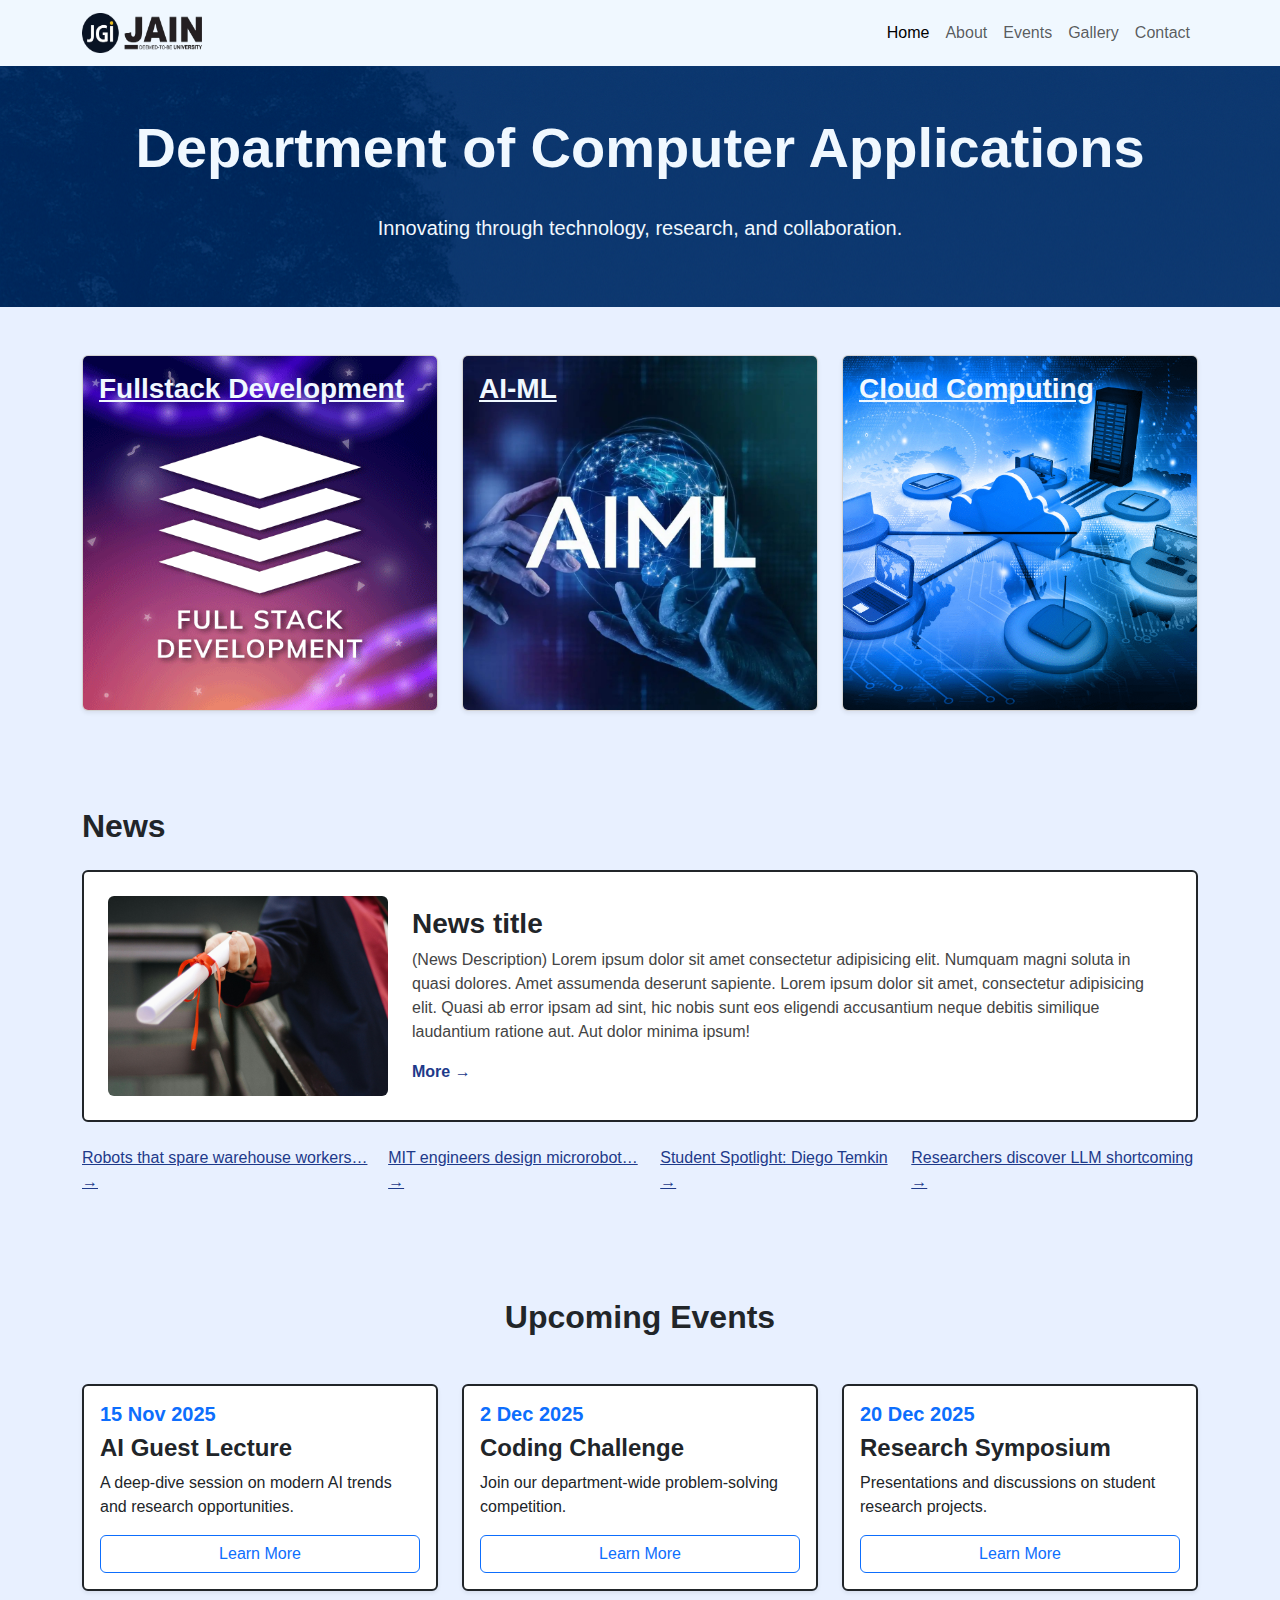
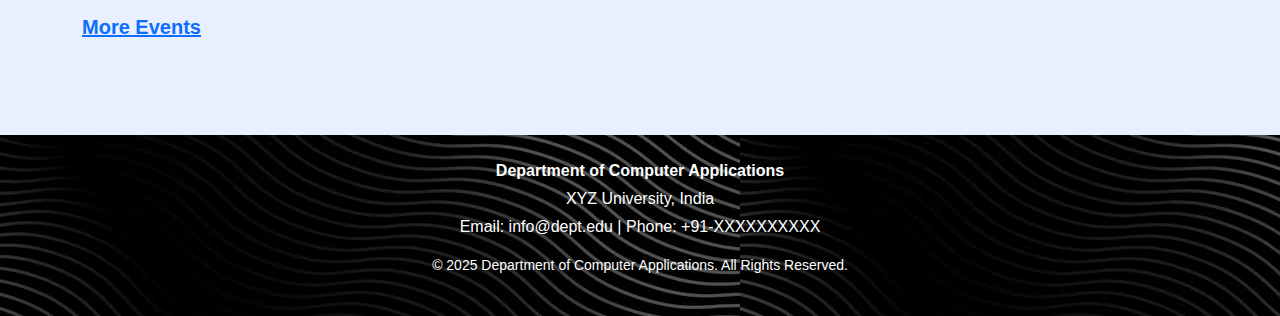
<file: index.html>
<!DOCTYPE html>
<html lang="en">
<head>
    <meta charset="UTF-8">
    <meta name="viewport" content="width=device-width, initial-scale=1.0">
    <title>Home</title>

    <link href="https://cdn.jsdelivr.net/npm/bootstrap@5.3.0/dist/css/bootstrap.min.css" rel="stylesheet">

    <link rel="stylesheet" href="./Styles/styles.css">

    <script src="https://cdn.jsdelivr.net/npm/bootstrap@5.3.0/dist/js/bootstrap.bundle.min.js"></script>

</head>
<body>

    <!--Navbar-->

    <header>
        <nav class="navbar navbar-expand-lg" style="background-color:#dbeafe;">
            <div class="container">

                
                <a class="navbar-brand fw-bold" href="#">
                <img src="./Styles/assets/logo.webp" width="120" height="40" class="me-2">
                </a>

                
                <button class="navbar-toggler" type="button"
                        data-bs-toggle="collapse"
                        data-bs-target="#navbarNav"
                        aria-controls="navbarNav"
                        aria-expanded="false"
                        aria-label="Toggle navigation">
                <span class="navbar-toggler-icon"></span>
                </button>

                
                <div class="collapse navbar-collapse justify-content-end" id="navbarNav">
                <ul class="navbar-nav">
                    <li class="nav-item"><a class="nav-link active" href="./index.html">Home</a></li>
                    <li class="nav-item"><a class="nav-link" href="./Pages/about.html">About</a></li>
                    <li class="nav-item"><a class="nav-link" href="./Pages/events.html">Events</a></li>
                    <li class="nav-item"><a class="nav-link" href="./Pages/gallery.html">Gallery</a></li>
                    <li class="nav-item"><a class="nav-link" href="./Pages/contact.html">Contact</a></li>
                </ul>
                </div>

            </div>
        </nav>

    </header>

    <!--Banner-->

    <section class="banner text-center d-flex align-items-center justify-content-center py-5">
        
        <div class="container banner-text">
            <h1 class="display-4 fw-bold">Department of Computer Applications</h1> <br/>
            <p class="lead">Innovating through technology, research, and collaboration.</p>
        </div>
    </section>

    <section class="content">
        <div>

            <!--Course Card-->

            <div class="container my-5">
                <div class="row g-4">
                    <div class="col-md-4">
                        
                        <div class="card shadow-sm course">
                            <img src="./Styles/assets/index/fullStack.png" class="card-img" alt="fullStack development">
                            <div class="card-img-overlay">
                                <a href="#" style="color: aliceblue;"><h3 class="card-title">Fullstack Development</h3></a>
                            </div>
                        </div>
                    </div>

                    <div class="col-md-4">
                        
                        <div class="card shadow-sm course">
                            <img src="./Styles/assets/index/aiml.png" class="card-img" alt="AIML">
                            <div class="card-img-overlay">
                                <a href="#" style="color: aliceblue;"><h3 class="card-title">AI-ML</h3></a>
                            </div>
                        </div>
                    </div>

                    <div class="col-md-4">
                        
                        <div class="card shadow-sm course">
                            <img src="./Styles/assets/index/cloudComp2.webp" class="card-img" alt="cloud computing">
                            <div class="card-img-overlay">
                                <a href="#" style="color: aliceblue;"><h3 class="card-title">Cloud Computing</h3></a>
                            </div>
                        </div>
                    </div>
                </div>
            </div>
        </div>

        <!--News-->

        <div class="news py-5">
            <div class="container">
                <h2 class="mb-4 fw-bold">News</h2>

                <!-- Featured News -->
                <div class="news-cont-grid border border-dark border-2 rounded-2 mb-4 card" style="background-color: white;">
                    <img src="./Styles/assets/events/news1.jpg" class="news-img" alt="news image">

                    <div class="news-content">
                        <h3 class="fw-bold">News title</h3>
                        <p>
                            (News Description) Lorem ipsum dolor sit amet consectetur adipisicing elit. 
                            Numquam magni soluta in quasi dolores. Amet assumenda deserunt sapiente. Lorem ipsum dolor sit amet, consectetur adipisicing elit. Quasi ab error ipsam ad sint, hic nobis sunt eos eligendi accusantium neque debitis similique laudantium ratione aut. Aut dolor minima ipsum!
                        </p>
                        <a href="./Pages/events.html" class="news-more">More →</a>
                    </div>
                </div>

                <!-- List style links -->
                <div class="news-list gap-3">
                    <a href="./Pages/events.html">Robots that spare warehouse workers… →</a>
                    <a href="./Pages/events.html">MIT engineers design microrobot… →</a>
                    <a href="./Pages/events.html">Student Spotlight: Diego Temkin →</a>
                    <a href="./Pages/events.html">Researchers discover LLM shortcoming →</a>
                </div>
            </div>
        </div>

        <!--Events-->

        <section class="home-events my-5">
            <div class="container">
                <h2 class="text-center mb-4">Upcoming Events</h2>

                <div class="row g-4 my-4">
                    <div class="col-md-4">
                        <div class="card border border-dark border-2 h-100 p-3 shadow-sm">
                            <h5 class="text-primary fw-bold">15 Nov 2025</h5>
                            <h4>AI Guest Lecture</h4>
                            <p>A deep-dive session on modern AI trends and research opportunities.</p>
                            <a href="./Pages/events.html" class="btn btn-outline-primary mt-auto">Learn More</a>
                        </div>
                    </div>

                    <div class="col-md-4">
                        <div class="card border border-dark border-2 h-100 p-3 shadow-sm">
                            <h5 class="text-primary fw-bold">2 Dec 2025</h5>
                            <h4>Coding Challenge</h4>
                            <p>Join our department-wide problem-solving competition.</p>
                            <a href="./Pages/events.html" class="btn btn-outline-primary mt-auto">Learn More</a>
                        </div>
                    </div>

                    <div class="col-md-4">
                        <div class="card border border-dark border-2 h-100 p-3 shadow-sm">
                            <h5 class="text-primary fw-bold">20 Dec 2025</h5>
                            <h4>Research Symposium</h4>
                            <p>Presentations and discussions on student research projects.</p>
                            <a href="./Pages/events.html" class="btn btn-outline-primary mt-auto">Learn More</a>
                        </div>
                    </div>
                </div>
                <a href="./Pages/events.html"><h5>More Events</h5></a>
            </div>
        </section>

    </section>

    <!--Footer-->

    <footer class="footer mt-5 py-4 bg-dark text-center">
        <div class="container">
            <p class="mb-1 fw-bold">Department of Computer Applications</p>
            <p class="mb-1">XYZ University, India</p>
            <p class="mb-1">
                Email: info@dept.edu | Phone: +91-XXXXXXXXXX
            </p>
            <p class="mt-3 small">
                © 2025 Department of Computer Applications. All Rights Reserved.
            </p>
        </div>
    </footer>


    <script src="./Script/script.js"></script>
</body>
</html>
</file>
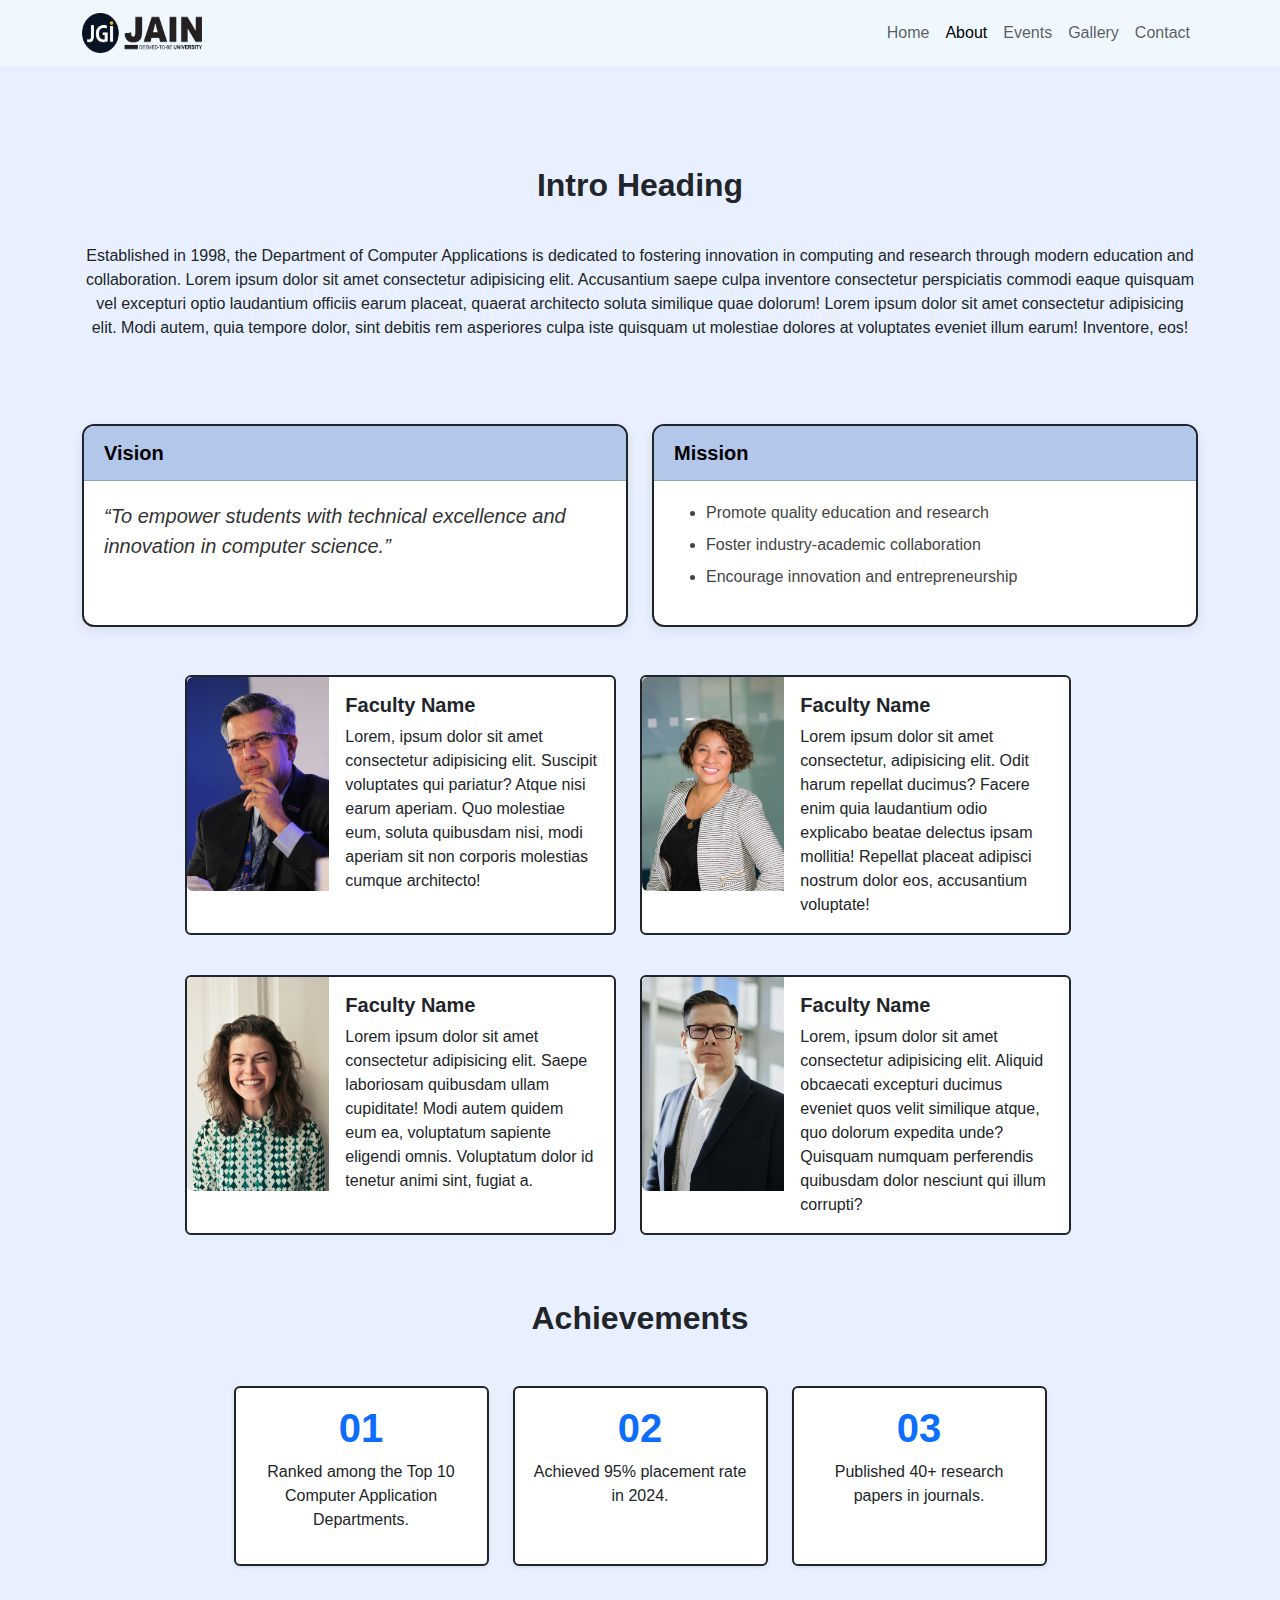
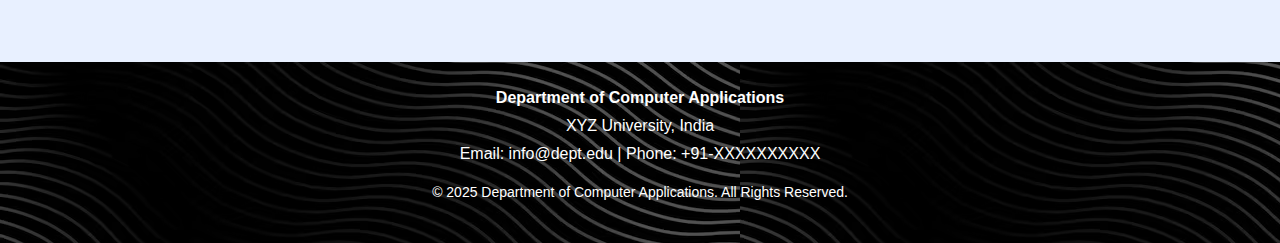
<file: Pages/about.html>
<!DOCTYPE html>
<html lang="en">
<head>
    <meta charset="UTF-8">
    <meta name="viewport" content="width=device-width, initial-scale=1.0">
    <title>About</title>

    <link href="https://cdn.jsdelivr.net/npm/bootstrap@5.3.0/dist/css/bootstrap.min.css" rel="stylesheet">

    <link rel="stylesheet" href="../Styles/styles.css">

    <script src="https://cdn.jsdelivr.net/npm/bootstrap@5.3.0/dist/js/bootstrap.bundle.min.js"></script>

</head>
<body>
    <header>
        <nav class="navbar navbar-expand-lg" style="background-color:#dbeafe;">
            <div class="container">

                
                <a class="navbar-brand fw-bold" href="#">
                <img src="../Styles/assets/logo.webp" width="120" height="40" class="me-2">
                </a>

                
                <button class="navbar-toggler" type="button"
                        data-bs-toggle="collapse"
                        data-bs-target="#navbarNav"
                        aria-controls="navbarNav"
                        aria-expanded="false"
                        aria-label="Toggle navigation">
                <span class="navbar-toggler-icon"></span>
                </button>

                
                <div class="collapse navbar-collapse justify-content-end" id="navbarNav">
                <ul class="navbar-nav">
                    <li class="nav-item"><a class="nav-link" href="../index.html">Home</a></li>
                    <li class="nav-item"><a class="nav-link active" href="./about.html">About</a></li>
                    <li class="nav-item"><a class="nav-link" href="./events.html">Events</a></li>
                    <li class="nav-item"><a class="nav-link" href="./gallery.html">Gallery</a></li>
                    <li class="nav-item"><a class="nav-link" href="./contact.html">Contact</a></li>
                </ul>
                </div>

            </div>
        </nav>
    </header>

    <section class="intro container">
        <div class="aboutIntro">
            <h2>Intro Heading</h2>
            <p>
                Established in 1998, the Department of Computer Applications is dedicated to fostering innovation in computing and research through modern education and collaboration. Lorem ipsum dolor sit amet consectetur adipisicing elit. Accusantium saepe culpa inventore consectetur perspiciatis commodi eaque quisquam vel excepturi optio laudantium officiis earum placeat, quaerat architecto soluta similique quae dolorum! Lorem ipsum dolor sit amet consectetur adipisicing elit. Modi autem, quia tempore dolor, sint debitis rem asperiores culpa iste quisquam ut molestiae dolores at voluptates eveniet illum earum! Inventore, eos!
            </p>
        </div>
    </section>

    <!--Vision and Mission -->

        <div class="container mt-4">
            <div class="row g-4">

                <div class="col-md-6 d-flex">
                    <div class="card border border-dark border-2 vm-card flex-fill">
                        <div class="card-header vm-header">Vision</div>
                        <div class="card-body vm-body">
                            <blockquote class="blockquote mb-0">
                                <p>“To empower students with technical excellence and innovation in computer science.”</p>
                            </blockquote>
                        </div>
                    </div>
                </div>

                <div class="col-md-6 d-flex">
                    <div class="card border border-dark border-2 vm-card flex-fill">
                        <div class="card-header vm-header">Mission</div>
                        <div class="card-body vm-body">
                            <ul>
                                <li>Promote quality education and research</li>
                                <li>Foster industry-academic collaboration</li>
                                <li>Encourage innovation and entrepreneurship</li>
                            </ul>
                        </div>
                    </div>
                </div>

            </div>

            <!--Faculty-->

            <section class="Faculty Highlights row container my-4 justify-content-center g-4">
                
                <div class="col-md-6 col-lg-5 d-flex">
                    <div class="card border border-dark border-2 mb-3" style="max-width: 540px;">
                        <div class="row g-0">
                            <div class="col-md-4">
                            <img src="../Styles/assets/about/port4.jpg" class="img-fluid rounded-start" alt="...">
                            </div>
                            <div class="col-md-8">
                            <div class="card-body">
                                <h5 class="card-title">Faculty Name</h5>
                                <p class="card-text">Lorem, ipsum dolor sit amet consectetur adipisicing elit. Suscipit voluptates qui pariatur? Atque nisi earum aperiam. Quo molestiae eum, soluta quibusdam nisi, modi aperiam sit non corporis molestias cumque architecto!</p>
                            </div>
                            </div>
                        </div>
                    </div>
                </div>

                <div class="col-md-6 col-lg-5 d-flex">
                    <div class="card border border-dark border-2 mb-3" style="max-width: 540px;">
                        <div class="row g-0">
                            <div class="col-md-4">
                            <img src="../Styles/assets/about/port1.jpg" class="img-fluid rounded-start" alt="...">
                            </div>
                            <div class="col-md-8">
                            <div class="card-body">
                                <h5 class="card-title">Faculty Name</h5>
                                <p class="card-text">Lorem ipsum dolor sit amet consectetur, adipisicing elit. Odit harum repellat ducimus? Facere enim quia laudantium odio explicabo beatae delectus ipsam mollitia! Repellat placeat adipisci nostrum dolor eos, accusantium voluptate!</p>
                            </div>
                            </div>
                        </div>
                    </div>
                </div>

                

                <div class="col-md-6 col-lg-5 d-flex">
                    <div class="card border border-dark border-2 mb-3" style="max-width: 540px;">
                        <div class="row g-0">
                            <div class="col-md-4">
                            <img src="../Styles/assets/about/port2.jpg" class="img-fluid rounded-start" alt="...">
                            </div>
                            <div class="col-md-8">
                            <div class="card-body">
                                <h5 class="card-title">Faculty Name</h5>
                                <p class="card-text">Lorem ipsum dolor sit amet consectetur adipisicing elit. Saepe laboriosam quibusdam ullam cupiditate! Modi autem quidem eum ea, voluptatum sapiente eligendi omnis. Voluptatum dolor id tenetur animi sint, fugiat a.</p>
                            </div>
                            </div>
                        </div>
                    </div>
                </div>

                <div class="col-md-6 col-lg-5 d-flex">
                    <div class="card border border-dark border-2 mb-3" style="max-width: 540px;">
                        <div class="row g-0">
                            <div class="col-md-4">
                            <img src="../Styles/assets/about/port3.jpg" class="img-fluid rounded-start" alt="...">
                            </div>
                            <div class="col-md-8">
                            <div class="card-body">
                                <h5 class="card-title">Faculty Name</h5>
                                <p class="card-text">Lorem, ipsum dolor sit amet consectetur adipisicing elit. Aliquid obcaecati excepturi ducimus eveniet quos velit similique atque, quo dolorum expedita unde? Quisquam numquam perferendis quibusdam dolor nesciunt qui illum corrupti?</p>
                            </div>
                            </div>
                        </div>
                    </div>
                </div>

                
            </section>

            <!--Achivements-->

            <section class="achievements my-5">
                <div class="container">
                    <h2 class="text-center mb-5">Achievements</h2>

                    <div class="row g-4 justify-content-center">

                        <div class="col-md-3">
                            <div class="card border border-dark border-2 h-100 shadow-sm text-center p-3">
                                <h1 class="display-6 fw-bold text-primary">01</h1>
                                <p>Ranked among the Top 10 Computer Application Departments.</p>
                            </div>
                        </div>

                        <div class="col-md-3">
                            <div class="card border border-dark border-2 h-100 shadow-sm text-center p-3">
                                <h1 class="display-6 fw-bold text-primary">02</h1>
                                <p>Achieved 95% placement rate in 2024.</p>
                            </div>
                        </div>

                        <div class="col-md-3">
                            <div class="card border border-dark border-2 h-100 shadow-sm text-center p-3">
                                <h1 class="display-6 fw-bold text-primary">03</h1>
                                <p>Published 40+ research papers in journals.</p>
                            </div>
                        </div>

                    </div>
                </div>
            </section>

        </div>

    <!--Footer-->

    <footer class="footer mt-5 py-4 bg-dark text-center">
        <div class="container">
            <p class="mb-1 fw-bold">Department of Computer Applications</p>
            <p class="mb-1">XYZ University, India</p>
            <p class="mb-1">
                Email: info@dept.edu | Phone: +91-XXXXXXXXXX
            </p>
            <p class="mt-3 small">
                © 2025 Department of Computer Applications. All Rights Reserved.
            </p>
        </div>
    </footer>

    <script src="../Script/script.js"></script>
</body>
</html>
</file>
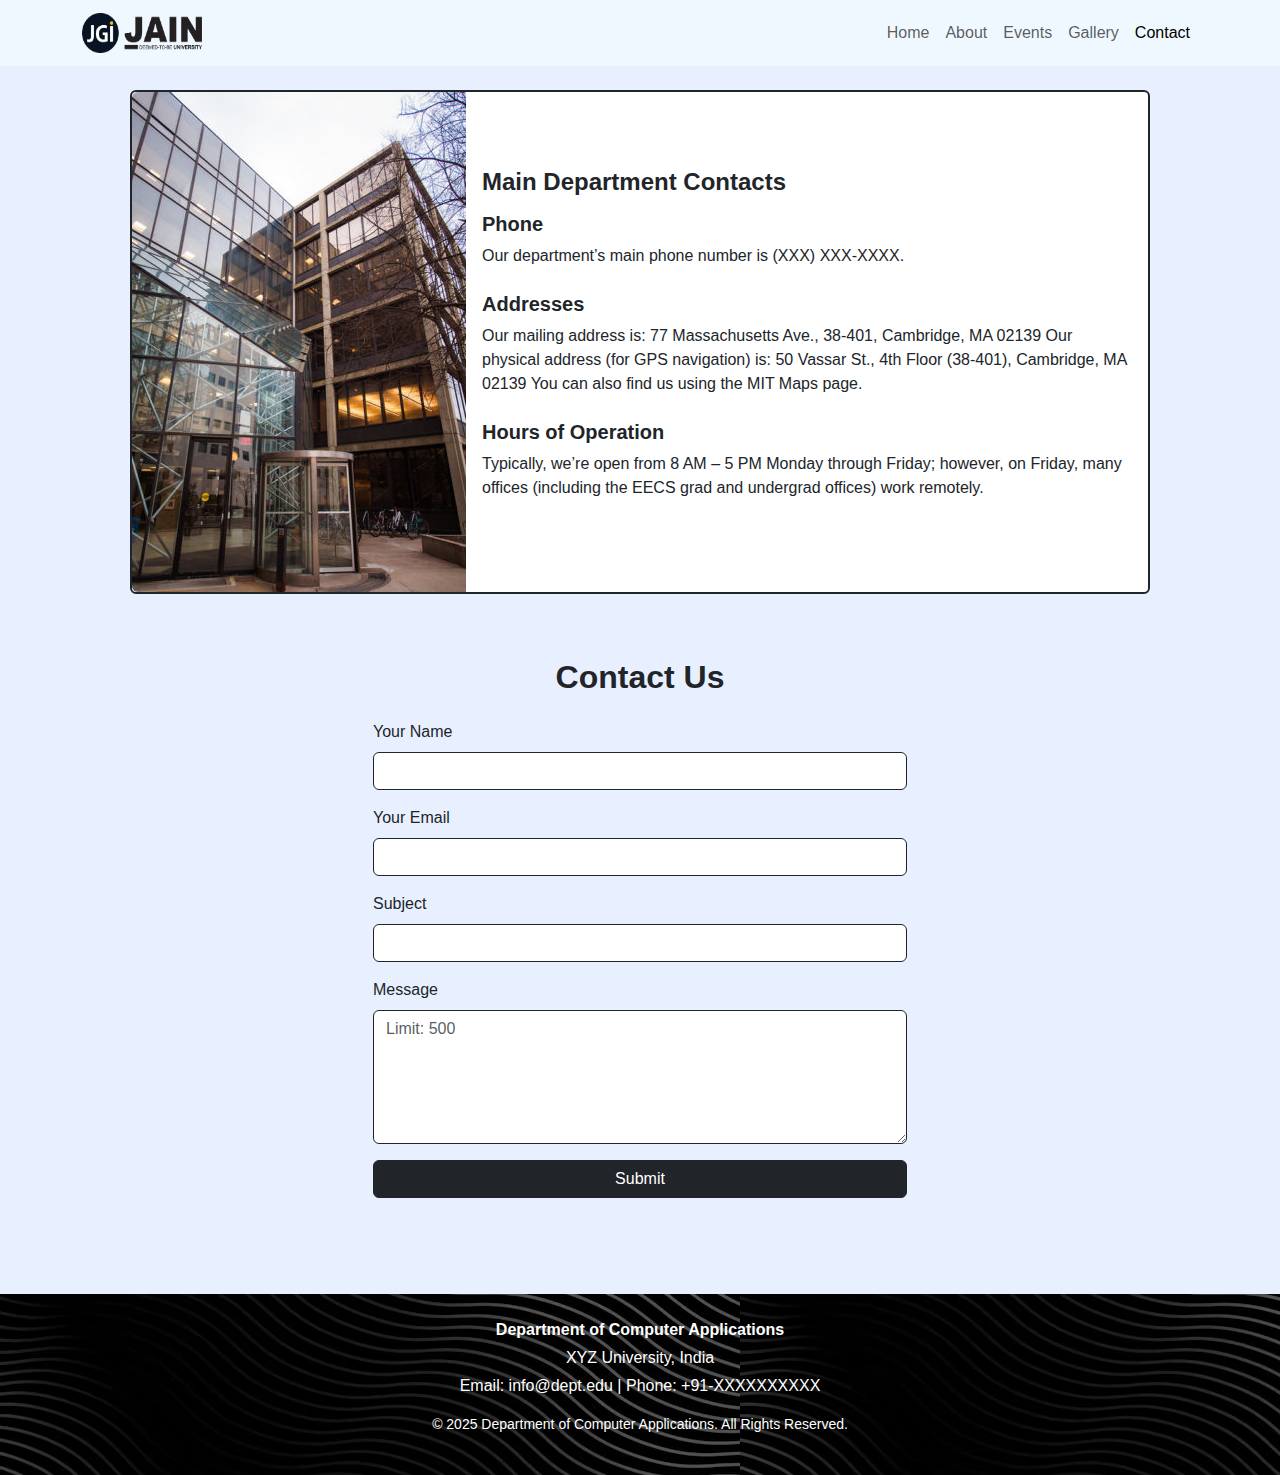
<file: Pages/contact.html>
<!DOCTYPE html>
<html lang="en">
<head>
    <meta charset="UTF-8">
    <meta name="viewport" content="width=device-width, initial-scale=1.0">
    <title>About</title>

    <link href="https://cdn.jsdelivr.net/npm/bootstrap@5.3.0/dist/css/bootstrap.min.css" rel="stylesheet">

    <link rel="stylesheet" href="../Styles/styles.css">

    <script src="https://cdn.jsdelivr.net/npm/bootstrap@5.3.0/dist/js/bootstrap.bundle.min.js"></script>

</head>
<body>

    <!--Navbar-->

    <header>
        <nav class="navbar navbar-expand-lg" style="background-color:#dbeafe;">
            <div class="container">

                
                <a class="navbar-brand fw-bold" href="#">
                <img src="../Styles/assets/logo.webp" width="120" height="40" class="me-2">
                </a>

                
                <button class="navbar-toggler" type="button"
                        data-bs-toggle="collapse"
                        data-bs-target="#navbarNav"
                        aria-controls="navbarNav"
                        aria-expanded="false"
                        aria-label="Toggle navigation">
                <span class="navbar-toggler-icon"></span>
                </button>

                
                <div class="collapse navbar-collapse justify-content-end" id="navbarNav">
                <ul class="navbar-nav">
                    <li class="nav-item"><a class="nav-link" href="../index.html">Home</a></li>
                    <li class="nav-item"><a class="nav-link" href="./about.html">About</a></li>
                    <li class="nav-item"><a class="nav-link" href="./events.html">Events</a></li>
                    <li class="nav-item"><a class="nav-link" href="./gallery.html">Gallery</a></li>
                    <li class="nav-item"><a class="nav-link active" href="./contact.html">Contact</a></li>
                </ul>
                </div>

            </div>
        </nav>
    </header>

    <!--Contact INFO-->

    <div class="container mt-4">
        <div class="card border border-dark border-2 mb-3 mx-5" style="max-width: fit-content;">
            <div class="contactCard row g-0">
                <div class="contactImg col-md-4">
                <img src="../Styles/assets/contact/Department-exterior-334x500.jpg" class="img-fluid rounded-start" alt="...">
                </div>
                <div class="contactCardB col-md-8">
                    <div class="card-body">
                        <h5 class="card-title fs-4">Main Department Contacts</h5>
                        <p class="card-text"><h5>Phone</h5>

                            Our department’s main phone number is (XXX) XXX-XXXX. <br/><br/>

    
                            <h5>Addresses</h5>

                            Our mailing address is: 77 Massachusetts Ave., 38-401, Cambridge, MA 02139

                            Our physical address (for GPS navigation) is: 50 Vassar St., 4th Floor (38-401), Cambridge, MA 02139

                            You can also find us using the MIT Maps page. <br/><br/>

    
                            <h5>Hours of Operation</h5>

                            Typically, we’re open from 8 AM – 5 PM Monday through Friday; however, on Friday, many offices (including the EECS grad and undergrad offices) work remotely.</p>
                    </div>
                </div>
            </div>
        </div>

        <!--Contact Form-->

        <div class="container py-5">
            <div class="row justify-content-center">
                <div class="col-md-8 col-lg-6">

                    <h2 class="mb-4 text-center">Contact Us</h2>

                    <form>

                        <div class="mb-3">
                            <label class="form-label">Your Name</label>
                            <input type="text" class="form-control border border-dark border-1 card" required>
                        </div>

                        <div class="mb-3">
                            <label class="form-label">Your Email</label>
                            <input type="email" id="email" class="form-control border border-dark border-1 card" required onkeyup="EmailValid()">
                            <span id="emailVal" class="text-danger "></span>
                        </div>

                        <div class="mb-3">
                            <label class="form-label">Subject</label>
                            <input type="text" class="form-control border border-dark border-1 card" required>
                        </div>

                        <div class="mb-3">
                            <label class="form-label">Message</label>
                            <textarea id="msg" class="form-control border border-dark border-1 card" placeholder="Limit: 500" rows="5" required onkeyup="MsgLimit()"></textarea>
                            <span id="msgVal"></span>
                        </div>

                        <button type="submit" class="btn btn-dark w-100">Submit</button>

                    </form>
                </div>
            </div>
        </div>
    </div>
    

    <footer class="footer mt-5 py-4 bg-dark text-center">
        <div class="container">
            <p class="mb-1 fw-bold">Department of Computer Applications</p>
            <p class="mb-1">XYZ University, India</p>
            <p class="mb-1">
                Email: info@dept.edu | Phone: +91-XXXXXXXXXX
            </p>
            <p class="mt-3 small">
                © 2025 Department of Computer Applications. All Rights Reserved.
            </p>
        </div>
    </footer>

    <script src="../Script/script.js"></script>
</body>
</html>
</file>
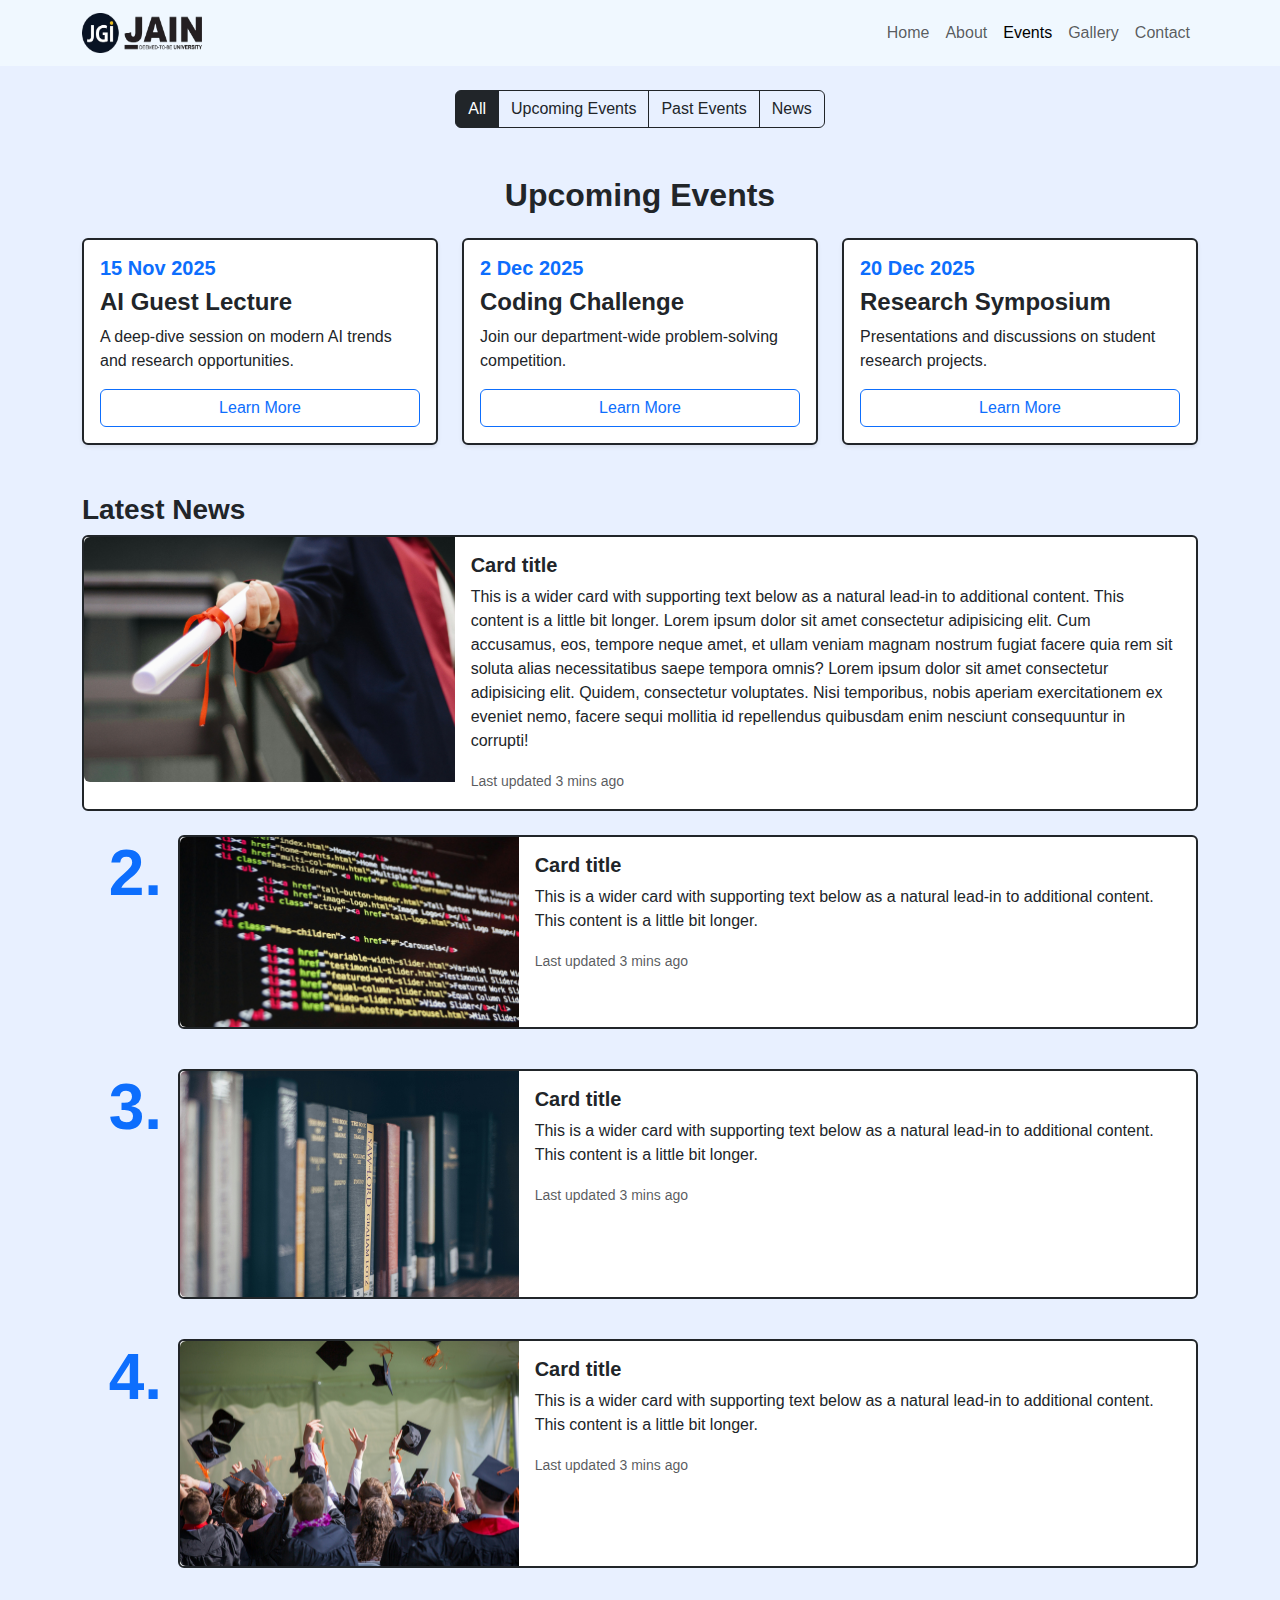
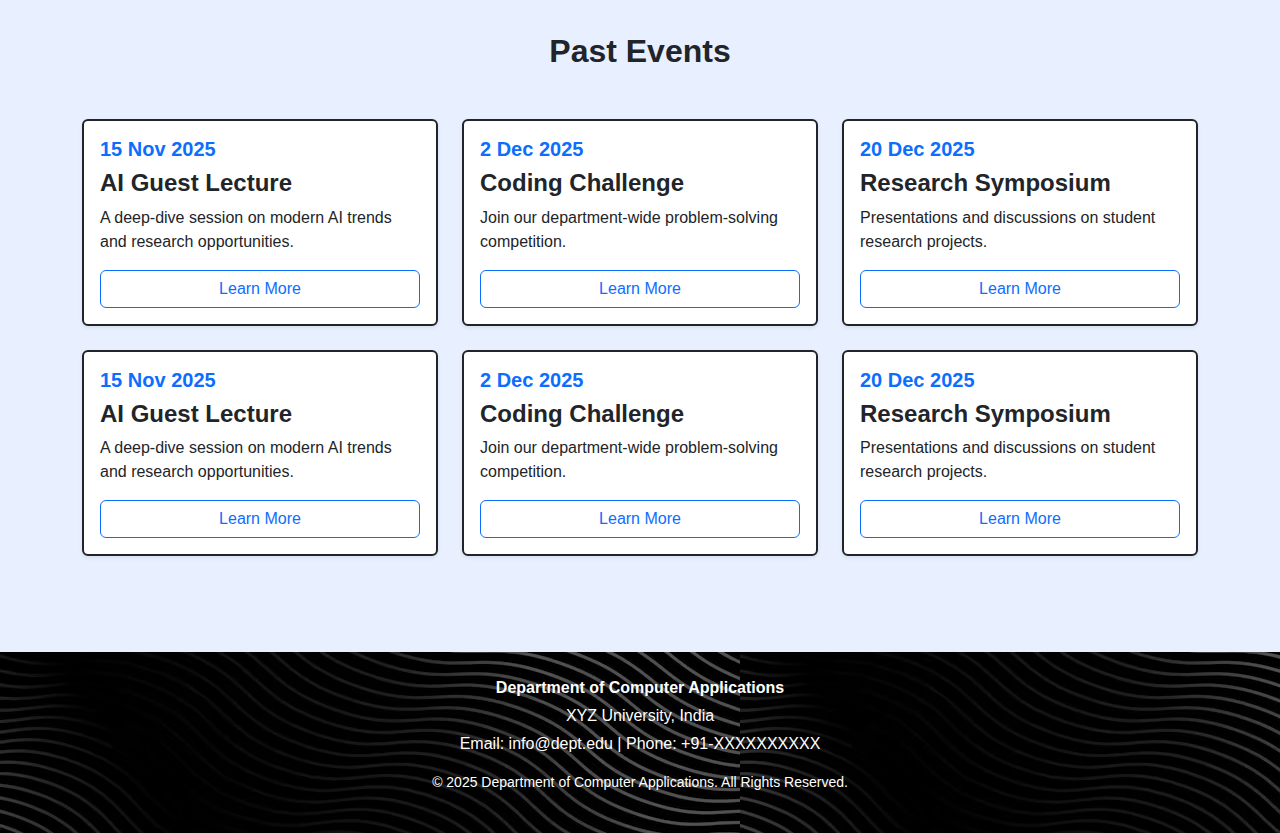
<file: Pages/events.html>
<!DOCTYPE html>
<html lang="en">
<head>
    <meta charset="UTF-8">
    <meta name="viewport" content="width=device-width, initial-scale=1.0">
    <title>About</title>

    <link href="https://cdn.jsdelivr.net/npm/bootstrap@5.3.0/dist/css/bootstrap.min.css" rel="stylesheet">

    <link rel="stylesheet" href="../Styles/styles.css">

    <script src="https://cdn.jsdelivr.net/npm/bootstrap@5.3.0/dist/js/bootstrap.bundle.min.js"></script>

</head>
<body>

    <!--Navbar-->

    <header>
        <nav class="navbar navbar-expand-lg" style="background-color:#dbeafe;">
            <div class="container">

                
                <a class="navbar-brand fw-bold" href="#">
                <img src="../Styles/assets/logo.webp" width="120" height="40" class="me-2">
                </a>

                
                <button class="navbar-toggler" type="button"
                        data-bs-toggle="collapse"
                        data-bs-target="#navbarNav"
                        aria-controls="navbarNav"
                        aria-expanded="false"
                        aria-label="Toggle navigation">
                <span class="navbar-toggler-icon"></span>
                </button>

                
                <div class="collapse navbar-collapse justify-content-end" id="navbarNav">
                <ul class="navbar-nav">
                    <li class="nav-item"><a class="nav-link" href="../index.html">Home</a></li>
                    <li class="nav-item"><a class="nav-link" href="./about.html">About</a></li>
                    <li class="nav-item"><a class="nav-link active" href="./events.html">Events</a></li>
                    <li class="nav-item"><a class="nav-link" href="./gallery.html">Gallery</a></li>
                    <li class="nav-item"><a class="nav-link" href="./contact.html">Contact</a></li>
                </ul>
                </div>

            </div>
        </nav>
    </header>

    <main>
    <div class="container my-4 text-center">
        <div class="btn-group" role="group">
            <button class="btn btn-outline-dark active" onclick="filterItems('all')">All</button>
            <button class="btn btn-outline-dark" onclick="filterItems('upcoming')">Upcoming Events</button>
            <button class="btn btn-outline-dark" onclick="filterItems('past')">Past Events</button>
            <button class="btn btn-outline-dark" onclick="filterItems('news')">News</button>
        </div>
    </div>


    <!--Events-->

    <section class="home-events my-5 filter-item upcoming">
            <div class="container">
                <h2 class="text-center mb-4">Upcoming Events</h2>

                <div class="row g-4">
                    <div class="col-md-4">
                        <div class="card border border-dark border-2 h-100 p-3 shadow-sm">
                            <h5 class="text-primary fw-bold">15 Nov 2025</h5>
                            <h4>AI Guest Lecture</h4>
                            <p>A deep-dive session on modern AI trends and research opportunities.</p>
                            <a href="#" class="btn btn-outline-primary mt-auto">Learn More</a>
                        </div>
                    </div>

                    <div class="col-md-4">
                        <div class="card border border-dark border-2 h-100 p-3 shadow-sm">
                            <h5 class="text-primary fw-bold">2 Dec 2025</h5>
                            <h4>Coding Challenge</h4>
                            <p>Join our department-wide problem-solving competition.</p>
                            <a href="#" class="btn btn-outline-primary mt-auto">Learn More</a>
                        </div>
                    </div>

                    <div class="col-md-4">
                        <div class="card border border-dark border-2 h-100 p-3 shadow-sm">
                            <h5 class="text-primary fw-bold">20 Dec 2025</h5>
                            <h4>Research Symposium</h4>
                            <p>Presentations and discussions on student research projects.</p>
                            <a href="#" class="btn btn-outline-primary mt-auto">Learn More</a>
                        </div>
                    </div>
                </div>
            </div>
    </section>

    <!--News-->

    <div class="container filter-item news">
        <h3>Latest News</h3>
        <div class="eventNews">
            <div class="card border border-dark border-2 mb-3" style="max-width: 1540px;">
                <div class="row g-0">
                    <div class="col-md-4">
                    <img src="../Styles/assets/events/news1.jpg" class="img-fluid rounded-start" alt="...">
                    </div>
                    <div class="col-md-8">
                    <div class="card-body">
                        <h5 class="card-title">Card title</h5>
                        <p class="card-text">This is a wider card with supporting text below as a natural lead-in to additional content. This content is a little bit longer.
                            Lorem ipsum dolor sit amet consectetur adipisicing elit. Cum accusamus, eos, tempore neque amet, et ullam veniam magnam nostrum fugiat facere quia rem sit soluta alias necessitatibus saepe tempora omnis?
                            Lorem ipsum dolor sit amet consectetur adipisicing elit. Quidem, consectetur voluptates. Nisi temporibus, nobis aperiam exercitationem ex eveniet nemo, facere sequi mollitia id repellendus quibusdam enim nesciunt consequuntur in corrupti!
                        </p>
                        <p class="card-text"><small class="text-body-secondary">Last updated 3 mins ago</small></p>
                    </div>
                    </div>
                </div>
            </div>

            <div class="news-item d-flex align-items-start gap-3 my-4">
                <h1 class="news-number display-3 fw-bold">2.</h1>
                <div class="card border border-dark border-2 mb-3" style="max-width: 1540px;">
                    <div class="row g-0">
                        <div class="col-md-4">
                        <img src="../Styles/assets/events/news2.jpg" class="img-fluid rounded-start" alt="...">
                        </div>
                        <div class="col-md-8">
                        <div class="card-body">
                            <h5 class="card-title">Card title</h5>
                            <p class="card-text">This is a wider card with supporting text below as a natural lead-in to additional content. This content is a little bit longer.</p>
                            <p class="card-text"><small class="text-body-secondary">Last updated 3 mins ago</small></p>
                        </div>
                        </div>
                    </div>
                </div>
            </div>
            
            <div class="news-item d-flex align-items-start gap-3 my-4">
                <h1 class="news-number display-3 fw-bold">3.</h1>
                <div class="card border border-dark border-2 mb-3" style="max-width: 1540px;">
                    <div class="row g-0">
                        <div class="col-md-4">
                        <img src="../Styles/assets/events/news3.jpg" class="img-fluid rounded-start" alt="...">
                        </div>
                        <div class="col-md-8">
                        <div class="card-body">
                            <h5 class="card-title">Card title</h5>
                            <p class="card-text">This is a wider card with supporting text below as a natural lead-in to additional content. This content is a little bit longer.</p>
                            <p class="card-text"><small class="text-body-secondary">Last updated 3 mins ago</small></p>
                        </div>
                        </div>
                    </div>
                </div>
            </div>

            <div class="news-item d-flex align-items-start gap-3 my-4">
                 <h1 class="news-number display-3 fw-bold">4.</h1>
                    <div class="card border border-dark border-2 mb-3" style="max-width: 1540px;">
                        <div class="row g-0">
                            <div class="col-md-4">
                            <img src="../Styles/assets/events/news4.jpg" class="img-fluid rounded-start" alt="...">
                            </div>
                            <div class="col-md-8">
                            <div class="card-body">
                                <h5 class="card-title">Card title</h5>
                                <p class="card-text">This is a wider card with supporting text below as a natural lead-in to additional content. This content is a little bit longer.</p>
                                <p class="card-text"><small class="text-body-secondary">Last updated 3 mins ago</small></p>
                            </div>
                            </div>
                        </div>
                    </div>
            </div>   
        </div>
    </div>

    <!--Past Events-->

    <section class="home-events my-5 filter-item past">
            <div class="container">
                <h2 class="text-center mb-4">Past Events</h2>

                <div class="row g-4 my-4">
                    <div class="col-md-4">
                        <div class="card border border-dark border-2 h-100 p-3 shadow-sm">
                            <h5 class="text-primary fw-bold">15 Nov 2025</h5>
                            <h4>AI Guest Lecture</h4>
                            <p>A deep-dive session on modern AI trends and research opportunities.</p>
                            <a href="#" class="btn btn-outline-primary mt-auto">Learn More</a>
                        </div>
                    </div>

                    <div class="col-md-4">
                        <div class="card border border-dark border-2 h-100 p-3 shadow-sm">
                            <h5 class="text-primary fw-bold">2 Dec 2025</h5>
                            <h4>Coding Challenge</h4>
                            <p>Join our department-wide problem-solving competition.</p>
                            <a href="#" class="btn btn-outline-primary mt-auto">Learn More</a>
                        </div>
                    </div>

                    <div class="col-md-4">
                        <div class="card border border-dark border-2 h-100 p-3 shadow-sm">
                            <h5 class="text-primary fw-bold">20 Dec 2025</h5>
                            <h4>Research Symposium</h4>
                            <p>Presentations and discussions on student research projects.</p>
                            <a href="#" class="btn btn-outline-primary mt-auto">Learn More</a>
                        </div>
                    </div>
                </div>

                <div class="row g-4">
                    <div class="col-md-4">
                        <div class="card border border-dark border-2 h-100 p-3 shadow-sm">
                            <h5 class="text-primary fw-bold">15 Nov 2025</h5>
                            <h4>AI Guest Lecture</h4>
                            <p>A deep-dive session on modern AI trends and research opportunities.</p>
                            <a href="#" class="btn btn-outline-primary mt-auto">Learn More</a>
                        </div>
                    </div>

                    <div class="col-md-4">
                        <div class="card border border-dark border-2 h-100 p-3 shadow-sm">
                            <h5 class="text-primary fw-bold">2 Dec 2025</h5>
                            <h4>Coding Challenge</h4>
                            <p>Join our department-wide problem-solving competition.</p>
                            <a href="#" class="btn btn-outline-primary mt-auto">Learn More</a>
                        </div>
                    </div>

                    <div class="col-md-4">
                        <div class="card border border-dark border-2 h-100 p-3 shadow-sm">
                            <h5 class="text-primary fw-bold">20 Dec 2025</h5>
                            <h4>Research Symposium</h4>
                            <p>Presentations and discussions on student research projects.</p>
                            <a href="#" class="btn btn-outline-primary mt-auto">Learn More</a>
                        </div>
                    </div>
                </div>
            </div>
    </section>
    </main>

    <!--Footer-->

    <footer class="footer mt-5 py-4 bg-dark text-center">
        <div class="container">
            <p class="mb-1 fw-bold">Department of Computer Applications</p>
            <p class="mb-1">XYZ University, India</p>
            <p class="mb-1">
                Email: info@dept.edu | Phone: +91-XXXXXXXXXX
            </p>
            <p class="mt-3 small">
                © 2025 Department of Computer Applications. All Rights Reserved.
            </p>
        </div>
    </footer>

    <script src="../Script/script.js"></script>
</body>
</html>
</file>
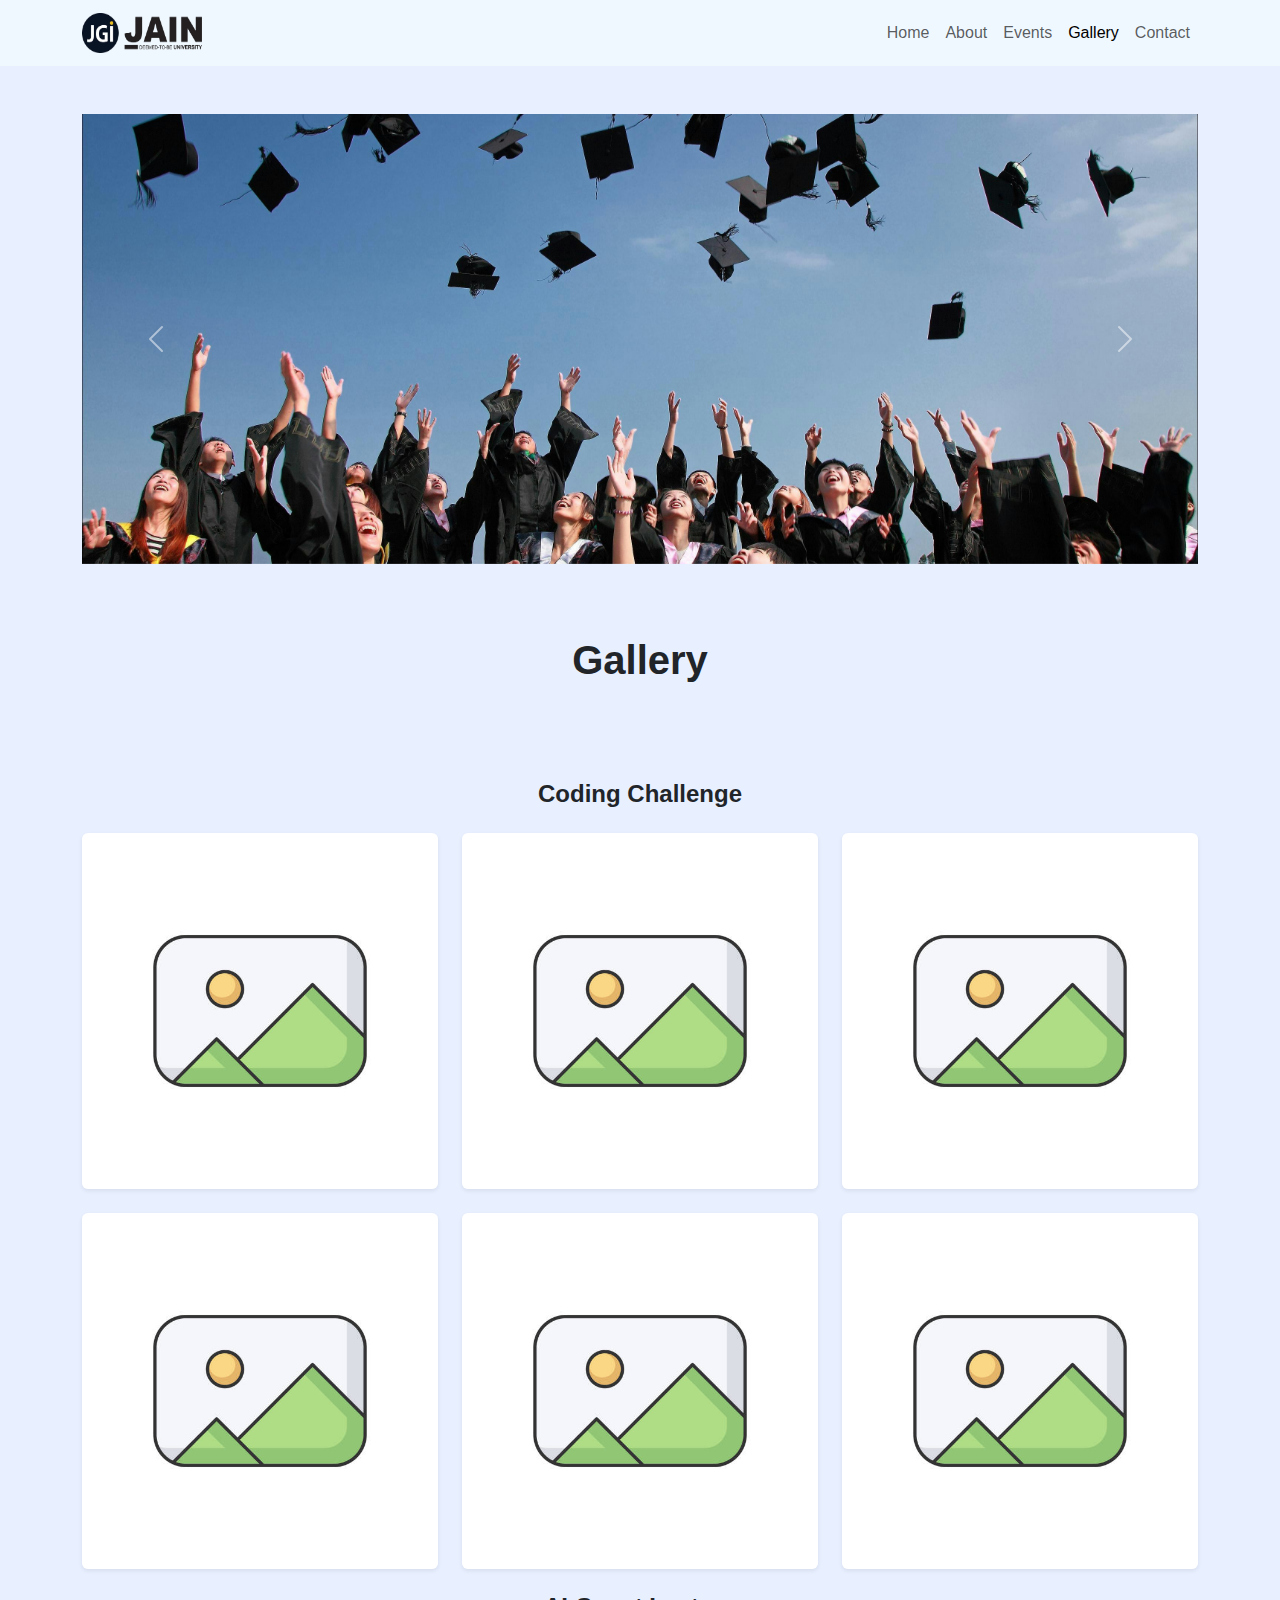
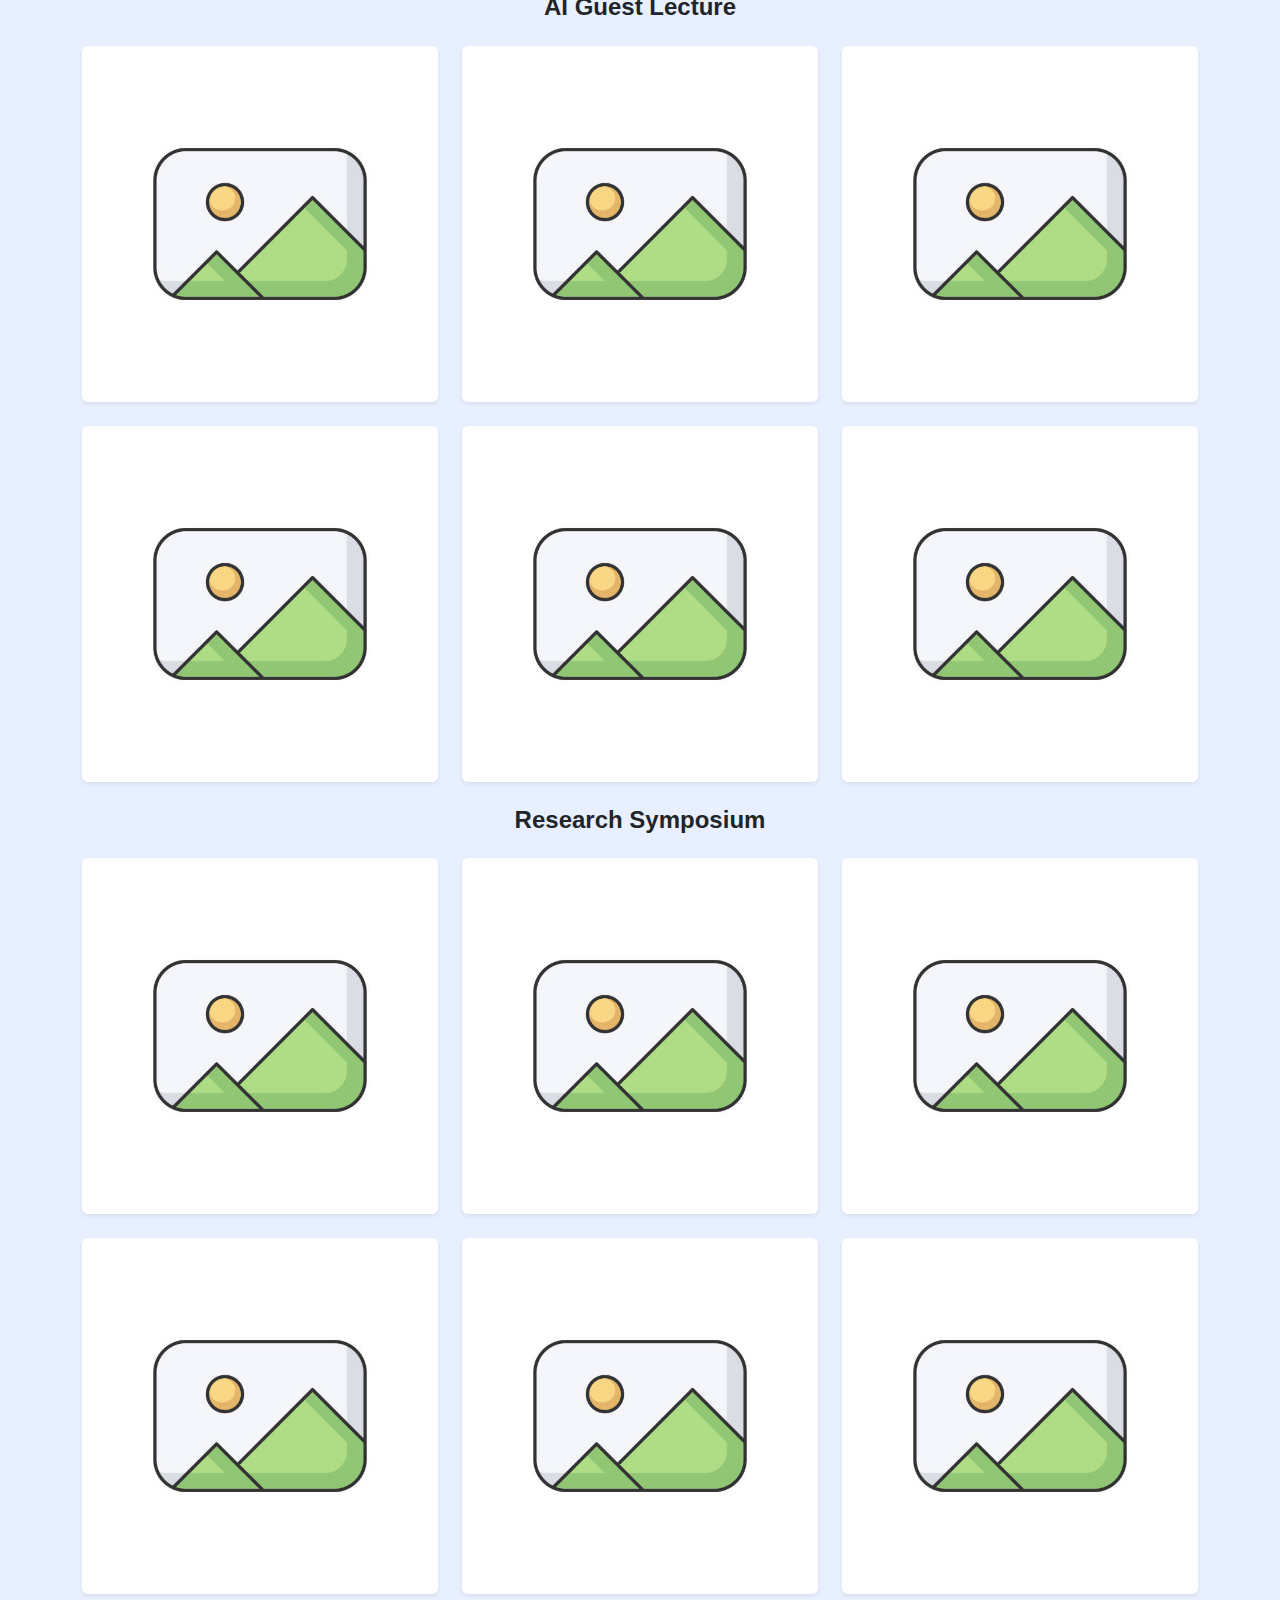
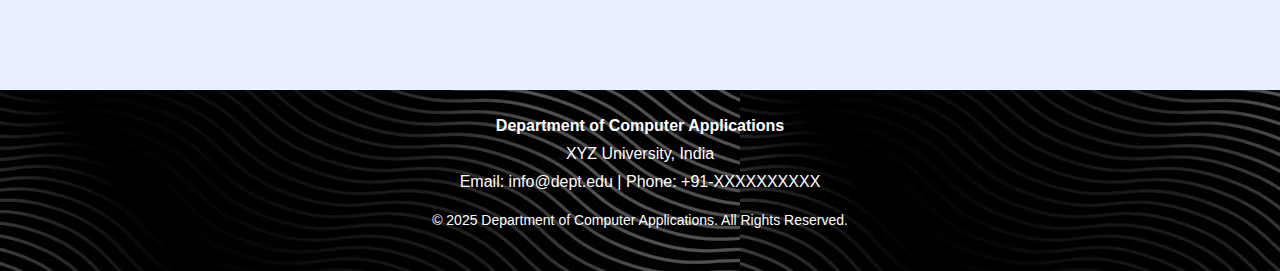
<file: Pages/gallery.html>
<!DOCTYPE html>
<html lang="en">
<head>
    <meta charset="UTF-8">
    <meta name="viewport" content="width=device-width, initial-scale=1.0">
    <title>About</title>

    <link href="https://cdn.jsdelivr.net/npm/bootstrap@5.3.0/dist/css/bootstrap.min.css" rel="stylesheet">

    <link rel="stylesheet" href="../Styles/styles.css">

    

</head>
<body>
    <header>
        <nav class="navbar navbar-expand-lg" style="background-color:#dbeafe;">
            <div class="container">

                
                <a class="navbar-brand fw-bold" href="#">
                <img src="../Styles/assets/logo.webp" width="120" height="40" class="me-2">
                </a>

                
                <button class="navbar-toggler" type="button"
                        data-bs-toggle="collapse"
                        data-bs-target="#navbarNav"
                        aria-controls="navbarNav"
                        aria-expanded="false"
                        aria-label="Toggle navigation">
                <span class="navbar-toggler-icon"></span>
                </button>

                
                <div class="collapse navbar-collapse justify-content-end" id="navbarNav">
                <ul class="navbar-nav">
                    <li class="nav-item"><a class="nav-link" href="../index.html">Home</a></li>
                    <li class="nav-item"><a class="nav-link" href="./about.html">About</a></li>
                    <li class="nav-item"><a class="nav-link" href="./events.html">Events</a></li>
                    <li class="nav-item"><a class="nav-link active" href="./gallery.html">Gallery</a></li>
                    <li class="nav-item"><a class="nav-link" href="./contact.html">Contact</a></li>
                </ul>
                </div>

            </div>
        </nav>
    </header>

    <!--Image Carousel-->

    

    <div id="carouselExampleFade" class="carousel slide carousel-fade container custom-carousel my-5" data-bs-ride="carousel">
        <div class="carousel-inner">
            <div class="carousel-item active">
            <img src="../Styles/assets/gallery/gBanner.jpg" class="d-block w-100" alt="img1">
            </div>
            <div class="carousel-item">
            <img src="../Styles/assets/gallery/gBanner2.jpg" class="d-block w-100" alt="img2">
            </div>
            <div class="carousel-item">
            <img src="../Styles/assets/gallery/gBanner3.jpg" class="d-block w-100" alt="img3">
            </div>
        </div>
        <button class="carousel-control-prev" type="button" data-bs-target="#carouselExampleFade" data-bs-slide="prev">
            <span class="carousel-control-prev-icon" aria-hidden="true"></span>
            <span class="visually-hidden">Previous</span>
        </button>
        <button class="carousel-control-next" type="button" data-bs-target="#carouselExampleFade" data-bs-slide="next">
            <span class="carousel-control-next-icon" aria-hidden="true"></span>
            <span class="visually-hidden">Next</span>
        </button>
    </div>

    <h1 class="text-center my-4">Gallery</h1>
    

    <div class="container my-5">
        
        <h4 class="text-center my-4">Coding Challenge</h4>
        <div class="row g-4">

            <div class="col-md-4">
                <img src="../Styles/assets/gallery/gPlaceholder.jpg" class="img-fluid rounded shadow-sm" alt="IMG">
            </div>

            <div class="col-md-4">
                <img src="../Styles/assets/gallery/gPlaceholder.jpg" class="img-fluid rounded shadow-sm" alt="IMG">
            </div>

            <div class="col-md-4">
                <img src="../Styles/assets/gallery/gPlaceholder.jpg" class="img-fluid rounded shadow-sm" alt="IMG">
            </div>

            <div class="col-md-4">
                <img src="../Styles/assets/gallery/gPlaceholder.jpg" class="img-fluid rounded shadow-sm" alt="IMG">
            </div>

            <div class="col-md-4">
                <img src="../Styles/assets/gallery/gPlaceholder.jpg" class="img-fluid rounded shadow-sm" alt="IMG">
            </div>

            <div class="col-md-4">
                <img src="../Styles/assets/gallery/gPlaceholder.jpg" class="img-fluid rounded shadow-sm" alt="IMG">
            </div>

        </div>

        <h4 class="text-center my-4">AI Guest Lecture</h4>
        <div class="row g-4">

            <div class="col-md-4">
                <img src="../Styles/assets/gallery/gPlaceholder.jpg" class="img-fluid rounded shadow-sm" alt="IMG">
            </div>

            <div class="col-md-4">
                <img src="../Styles/assets/gallery/gPlaceholder.jpg" class="img-fluid rounded shadow-sm" alt="IMG">
            </div>

            <div class="col-md-4">
                <img src="../Styles/assets/gallery/gPlaceholder.jpg" class="img-fluid rounded shadow-sm" alt="IMG">
            </div>

            <div class="col-md-4">
                <img src="../Styles/assets/gallery/gPlaceholder.jpg" class="img-fluid rounded shadow-sm" alt="IMG">
            </div>

            <div class="col-md-4">
                <img src="../Styles/assets/gallery/gPlaceholder.jpg" class="img-fluid rounded shadow-sm" alt="IMG">
            </div>

            <div class="col-md-4">
                <img src="../Styles/assets/gallery/gPlaceholder.jpg" class="img-fluid rounded shadow-sm" alt="IMG">
            </div>
            
        </div>

        <h4 class="text-center my-4">Research Symposium</h4>
        <div class="row g-4">

            <div class="col-md-4">
                <img src="../Styles/assets/gallery/gPlaceholder.jpg" class="img-fluid rounded shadow-sm" alt="IMG">
            </div>

            <div class="col-md-4">
                <img src="../Styles/assets/gallery/gPlaceholder.jpg" class="img-fluid rounded shadow-sm" alt="IMG">
            </div>

            <div class="col-md-4">
                <img src="../Styles/assets/gallery/gPlaceholder.jpg" class="img-fluid rounded shadow-sm" alt="IMG">
            </div>

            <div class="col-md-4">
                <img src="../Styles/assets/gallery/gPlaceholder.jpg" class="img-fluid rounded shadow-sm" alt="IMG">
            </div>

            <div class="col-md-4">
                <img src="../Styles/assets/gallery/gPlaceholder.jpg" class="img-fluid rounded shadow-sm" alt="IMG">
            </div>

            <div class="col-md-4">
                <img src="../Styles/assets/gallery/gPlaceholder.jpg" class="img-fluid rounded shadow-sm" alt="IMG">
            </div>
            
        </div>
    </div>


    <footer class="footer mt-5 py-4 bg-dark text-center">
        <div class="container">
            <p class="mb-1 fw-bold">Department of Computer Applications</p>
            <p class="mb-1">XYZ University, India</p>
            <p class="mb-1">
                Email: info@dept.edu | Phone: +91-XXXXXXXXXX
            </p>
            <p class="mt-3 small">
                © 2025 Department of Computer Applications. All Rights Reserved.
            </p>
        </div>
    </footer>

    <script src="https://cdn.jsdelivr.net/npm/bootstrap@5.3.0/dist/js/bootstrap.bundle.min.js"></script>
    <script src="../Script/script.js"></script>
</body>
</html>
</file>
<file: Styles/styles.css>
html, body {
    height: 100%;
    margin: 0;
}

body{
    background-color: #E8F0FF;
    display: flex;
    flex-direction: column;
}

h1, h2, h3, h4, h5, h6 {
    font-family: "Montserrat", sans-serif;
    font-weight: 700; /* optional */
}

body, p, li, span, a {
    font-family: "Poppins", sans-serif;
}

main {
    flex: 1;
}


/*INDEX*/

header{
    position: sticky;
    top: 0;
    z-index: 3;
}

.navbar{
    background-color: aliceblue !important;
}

.banner{
    background: url(./assets/banner.png);
    height: 400px;
    position: relative;
}
.banner-text{
    color: aliceblue;
    z-index: 2;
}

/*INDEX_COURSE*/

.course{
    color: #E8F0FF !important;
    font-weight: bold;
}

.news-cont-grid{
    display: grid;
    grid-template-columns: 1fr 1fr;
    position:relative;
    overflow: visible;
}

.news-cont-grid{
    padding: 40px;
    background-color: #F5F7FA;
    background-position: -40px -20px;
}

.news-list{
    display: flex;
    justify-content: center;
}

/*NEWS_INDEX*/

.news {
    background: #E8F0FF;
}

.news-cont-grid {
    display: grid;
    grid-template-columns: 250px 1fr;
    gap: 20px;
    align-items: center;
}

.news-img {
    width: 100%;
    border-radius: 8px;
}

.news-content p {
    color: #444;
}

.news-more {
    text-decoration: underline;
    color: #1e3a8a;
    font-weight: 600;
}

.news-list {
    margin-top: 15px;
}

.news-list a {
    display: block;
    margin-bottom: 8px;
    color: #1e3a8a;
    font-weight: 500;
    transition: 0.2s;
}

.news-list a:hover {
    color: #0d1b55;
    margin-left: 5px;
}

.news-cont-grid {
    display: grid;
    grid-template-columns: 280px 1fr;
    gap: 1.5rem;
    padding: 1.5rem;
    align-items: center;
}

/* Image control */
.news-img {
    width: 100%;
    height: 200px;
    object-fit: cover;
    border-radius: 6px;
}

/* Text link */
.news-more {
    font-weight: 600;
    text-decoration: none;
}

/*footer*/

.footer{
    background: url(./assets/footer.avif);
    color: white !important;
}


/*ABOUT*/

.aboutIntro{
    margin-top: 100px;
}

.aboutIntro>h2{
    display: flex;
    justify-content: center;
    align-items: center;
}

.aboutIntro>p{
    display: flex;
    justify-content: center;
    align-items: center;
    margin-top: 40px;
    margin-bottom: 60px;
    text-align: center;
}

.vision-mission{
    padding: 20px;
}

.vision-mission>div{
    width: fit-content;
}

/*ABOUT_ACHIVEMENTS*/

.ach-list {
    list-style-position: inside;
    padding-left: 0;
    text-align: center;
}


/*vision and mission*/

.vm-card {
    border-radius: 12px;
    overflow: hidden;
    box-shadow: 0 4px 12px rgba(0,0,0,0.08);
    border: none;
    background: #ffffff;
    display: flex;
    flex-direction: column;
}

.vm-header {
    background: #B3C7EB;   
    color: #000;
    font-weight: 600;
    font-size: 1.25rem;
    padding: 12px 20px;
}

.vm-body {
    padding: 20px;
    font-size: 1rem;
    line-height: 1.5;
}

.vm-body blockquote p {
    font-style: italic;
    color: #333;
}

.vm-body ul li {
    margin-bottom: 8px;
    color: #444;
}

/*EVENTS_NEWS*/

.news-item {
    display: flex;
    align-items: center;       
    gap: 20px;                 
}

.news-number {
    font-size: 4rem;
    color: #0d6efd;            
    margin: 0;
    min-width: 80px;           
    text-align: right;
}

/*Gallery*/

.custom-carousel img{
    max-height: 450px;
    object-fit: cover;
}

/*CONTACT*/

.contactCardB{
    display: flex;
    justify-content: left;
    align-items: center;
}

.contactImg{
    width:fit-content;
}

.contactImg img{
    
    object-fit: fill;
}

.msgCont{
    max-width: 1590px;
    width: 100%;
    border-radius: 12px;
    margin: 0 20px;
    border: 1px solid black;
    padding: 20px;
}

/* Mobile fix */
@media (max-width: 768px) {
    .news-cont-grid {
        grid-template-columns: 1fr;
        text-align: center;
    }

    .news-img {
        height: 220px;
    }
}

/*Animations*/

.card {
  transition: transform 0.3s ease, box-shadow 0.3s ease;
}

.card:hover {
  transform: translateY(-6px);
  box-shadow: 0 10px 25px rgba(0,0,0,0.15);
}
</file>
